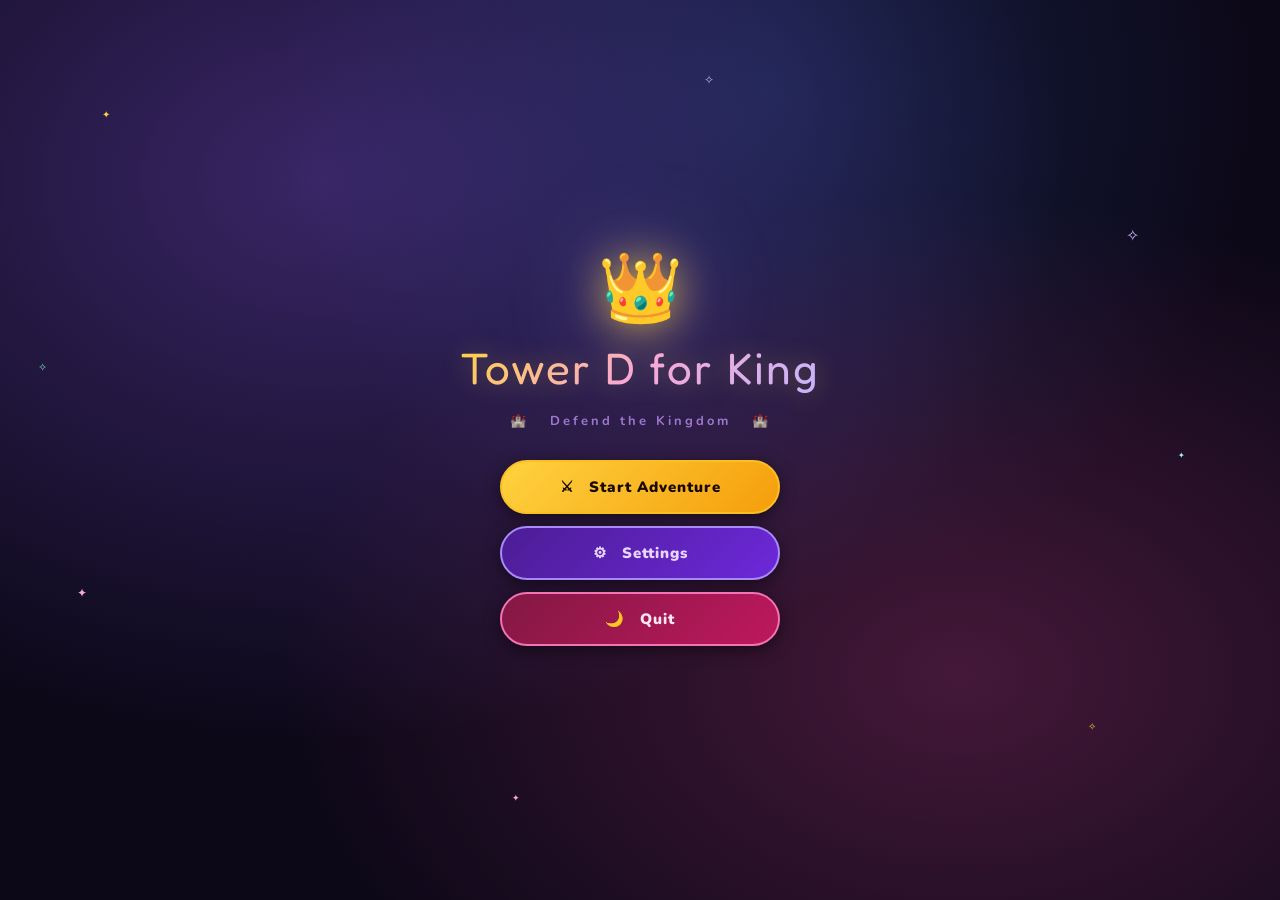
<file: index.html>
<!DOCTYPE html>
<html lang="en">
<head>
  <meta charset="UTF-8">
  <meta name="viewport" content="width=device-width, initial-scale=1.0">
  <title>Tower D for King ✨</title>
  <link rel="preconnect" href="https://fonts.googleapis.com">
  <link href="https://fonts.googleapis.com/css2?family=Nunito:wght@400;700;900&family=Fredoka+One&display=swap" rel="stylesheet">
  <link rel="stylesheet" href="style.css">
</head>
<body>

<h1>✨ Tower D for King ✨</h1>

<!-- ===== Main Menu ===== -->
<div id="main-menu">
  <div class="menu-stars">
    <div class="menu-star s1">✦</div>
    <div class="menu-star s2">✧</div>
    <div class="menu-star s3">✦</div>
    <div class="menu-star s4">✧</div>
    <div class="menu-star s5">✦</div>
    <div class="menu-star s6">✧</div>
    <div class="menu-star s7">✦</div>
    <div class="menu-star s8">✧</div>
  </div>
  <div class="menu-box">
    <div class="menu-crown">👑</div>
    <h2 class="menu-title">Tower D for King</h2>
    <p class="menu-subtitle">🏰 &nbsp; Defend the Kingdom &nbsp; 🏰</p>
    <div class="menu-buttons">
      <button class="menu-btn menu-btn-start"    id="menu-start-btn">⚔ &nbsp; Start Adventure</button>
      <button class="menu-btn menu-btn-settings" id="menu-settings-btn">⚙ &nbsp; Settings</button>
      <button class="menu-btn menu-btn-quit"     id="menu-quit-btn">🌙 &nbsp; Quit</button>
    </div>
  </div>
</div>

<!-- ===== Settings Modal ===== -->
<div id="settings-modal" class="hidden">
  <div class="settings-box">
    <div class="settings-title">⚙ &nbsp; Settings</div>

    <div class="settings-row">
      <span class="settings-label">Difficulty</span>
      <div class="seg-btns">
        <button class="seg-btn" data-diff="easy">Easy</button>
        <button class="seg-btn" data-diff="normal">Normal</button>
        <button class="seg-btn" data-diff="hard">Hard</button>
      </div>
    </div>

    <div class="settings-row">
      <span class="settings-label">Music Volume</span>
      <input type="range" id="vol-slider" min="0" max="1" step="0.05" value="0.55">
    </div>

    <div class="settings-row">
      <span class="settings-label">Build Phase Time</span>
      <div class="seg-btns">
        <button class="seg-btn" data-bt="10">10s</button>
        <button class="seg-btn" data-bt="15">15s</button>
        <button class="seg-btn" data-bt="30">30s</button>
      </div>
    </div>

    <button class="menu-btn" id="settings-back-btn">← &nbsp; Back</button>
  </div>
</div>

<div id="game-frame" style="display:none">

  <!-- ===== Canvas ===== -->
  <canvas id="game-canvas" width="840" height="520"></canvas>

  <!-- ===== Pause button (floats over canvas) ===== -->
  <button id="pause-btn" title="Pause (P)">⏸</button>

  <!-- ===== Pause modal ===== -->
  <div id="pause-modal">
    <div class="pause-box">
      <div class="pause-title">⏸ PAUSED</div>
      <div class="pause-sub">☕ Take a break, hero!</div>
      <div class="pause-actions">
        <button class="pause-btn-resume" id="resume-btn">▶ Resume</button>
        <button class="pause-btn-exit"   id="exit-btn">✕ Exit Game</button>
      </div>
    </div>
  </div>

  <!-- ===== HUD ===== -->
  <div id="hud">

    <!-- Top row -->
    <div class="hud-top">

      <!-- Wave counter -->
      <div class="hud-block">
        <span class="hud-label">🌊 Wave</span>
        <span class="hud-value" id="wave-display">— / 20</span>
      </div>

      <div class="divider"></div>

      <!-- Wave progress bar -->
      <div class="hud-block">
        <span class="hud-label">✨ Progress</span>
        <div class="wave-bar-track">
          <div id="wave-bar-fill"></div>
        </div>
        <span id="next-wave-label" style="font-size:9px;color:#a08050;font-family:Arial,sans-serif;margin-top:1px;"></span>
      </div>

      <div class="divider"></div>

      <!-- Castle HP -->
      <div class="hud-block">
        <span class="hud-label">🏰 Castle HP</span>
        <span class="hud-value" id="hp-display">1000 / 1000</span>
        <div class="bar-track" style="width:90px;">
          <div class="bar-fill" id="hp-bar-fill"></div>
        </div>
      </div>

      <div class="divider"></div>

      <!-- Coins -->
      <div class="hud-block">
        <span class="hud-label">💰 Gold</span>
        <span class="hud-value" id="coin-display">100g</span>
      </div>

      <div class="divider"></div>

      <!-- Kills -->
      <div class="hud-block">
        <span class="hud-label">⚔ Kills</span>
        <span class="hud-value" id="kill-display">0</span>
      </div>

      <!-- Speed controls + start button (right side) -->
      <div class="speed-controls">
        <span class="speed-label">Speed</span>
        <button class="speed-btn active" data-speed="1">1×</button>
        <button class="speed-btn" data-speed="2">2×</button>
        <button class="speed-btn" data-speed="3">3×</button>
      </div>

      <button id="mute-btn" title="Toggle music">🔊</button>

      <button id="start-btn">▶ Start Wave 1  (auto 15s)</button>

    </div><!-- /.hud-top -->

    <!-- Bottom row -->
    <div class="hud-bottom">

      <span class="tray-label">✦ Heroes</span>

      <div class="soldier-tray">

        <!-- Archer -->
        <div class="soldier-card selected" data-type="archer">
          <span class="soldier-lv-badge">Lv1</span>
          <span class="soldier-icon">🏹</span>
          <span class="soldier-name">Archer</span>
          <div class="mini-bars">
            <div class="mini-bar-row">
              <span class="mini-bar-label">DMG</span>
              <div class="mini-bar-bg"><div class="mini-bar-fill dmg" style="width:28%"></div></div>
            </div>
            <div class="mini-bar-row">
              <span class="mini-bar-label">RNG</span>
              <div class="mini-bar-bg"><div class="mini-bar-fill rng" style="width:50%"></div></div>
            </div>
            <div class="mini-bar-row">
              <span class="mini-bar-label">SPD</span>
              <div class="mini-bar-bg"><div class="mini-bar-fill spd" style="width:70%"></div></div>
            </div>
          </div>
          <span class="soldier-cost">50g</span>
        </div>

        <!-- Crossbow -->
        <div class="soldier-card" data-type="crossbow">
          <span class="soldier-lv-badge">Lv1</span>
          <span class="soldier-icon">🎯</span>
          <span class="soldier-name">Crossbow</span>
          <div class="mini-bars">
            <div class="mini-bar-row">
              <span class="mini-bar-label">DMG</span>
              <div class="mini-bar-bg"><div class="mini-bar-fill dmg" style="width:55%"></div></div>
            </div>
            <div class="mini-bar-row">
              <span class="mini-bar-label">RNG</span>
              <div class="mini-bar-bg"><div class="mini-bar-fill rng" style="width:72%"></div></div>
            </div>
            <div class="mini-bar-row">
              <span class="mini-bar-label">SPD</span>
              <div class="mini-bar-bg"><div class="mini-bar-fill spd" style="width:38%"></div></div>
            </div>
          </div>
          <span class="soldier-cost">80g</span>
        </div>

        <!-- Mage -->
        <div class="soldier-card" data-type="mage">
          <span class="soldier-lv-badge">Lv1</span>
          <span class="soldier-icon">⚡</span>
          <span class="soldier-name">Mage</span>
          <div class="mini-bars">
            <div class="mini-bar-row">
              <span class="mini-bar-label">DMG</span>
              <div class="mini-bar-bg"><div class="mini-bar-fill dmg" style="width:65%"></div></div>
            </div>
            <div class="mini-bar-row">
              <span class="mini-bar-label">RNG</span>
              <div class="mini-bar-bg"><div class="mini-bar-fill rng" style="width:40%"></div></div>
            </div>
            <div class="mini-bar-row">
              <span class="mini-bar-label">SPD</span>
              <div class="mini-bar-bg"><div class="mini-bar-fill spd" style="width:44%"></div></div>
            </div>
          </div>
          <span class="soldier-cost">120g</span>
        </div>

        <!-- Knight -->
        <div class="soldier-card" data-type="knight">
          <span class="soldier-lv-badge">Lv1</span>
          <span class="soldier-icon">⚔</span>
          <span class="soldier-name">Knight</span>
          <div class="mini-bars">
            <div class="mini-bar-row">
              <span class="mini-bar-label">DMG</span>
              <div class="mini-bar-bg"><div class="mini-bar-fill dmg" style="width:48%"></div></div>
            </div>
            <div class="mini-bar-row">
              <span class="mini-bar-label">RNG</span>
              <div class="mini-bar-bg"><div class="mini-bar-fill rng" style="width:15%"></div></div>
            </div>
            <div class="mini-bar-row">
              <span class="mini-bar-label">SPD</span>
              <div class="mini-bar-bg"><div class="mini-bar-fill spd" style="width:60%"></div></div>
            </div>
          </div>
          <span class="soldier-cost">100g</span>
        </div>

        <!-- Catapult -->
        <div class="soldier-card" data-type="catapult">
          <span class="soldier-lv-badge">Lv1</span>
          <span class="soldier-icon">💣</span>
          <span class="soldier-name">Catapult</span>
          <div class="mini-bars">
            <div class="mini-bar-row">
              <span class="mini-bar-label">DMG</span>
              <div class="mini-bar-bg"><div class="mini-bar-fill dmg" style="width:90%"></div></div>
            </div>
            <div class="mini-bar-row">
              <span class="mini-bar-label">RNG</span>
              <div class="mini-bar-bg"><div class="mini-bar-fill rng" style="width:85%"></div></div>
            </div>
            <div class="mini-bar-row">
              <span class="mini-bar-label">SPD</span>
              <div class="mini-bar-bg"><div class="mini-bar-fill spd" style="width:18%"></div></div>
            </div>
          </div>
          <span class="soldier-cost">200g</span>
        </div>

        <!-- Glacier -->
        <div class="soldier-card" data-type="glacier">
          <span class="soldier-lv-badge">Lv1</span>
          <span class="soldier-icon">❄️</span>
          <span class="soldier-name">Glacier</span>
          <div class="mini-bars">
            <div class="mini-bar-row">
              <span class="mini-bar-label">DMG</span>
              <div class="mini-bar-bg"><div class="mini-bar-fill dmg" style="width:10%"></div></div>
            </div>
            <div class="mini-bar-row">
              <span class="mini-bar-label">RNG</span>
              <div class="mini-bar-bg"><div class="mini-bar-fill rng" style="width:52%"></div></div>
            </div>
            <div class="mini-bar-row">
              <span class="mini-bar-label">SLO</span>
              <div class="mini-bar-bg"><div class="mini-bar-fill spd" style="width:85%;background:#66ccff"></div></div>
            </div>
          </div>
          <span class="soldier-cost">90g</span>
        </div>

      </div><!-- /.soldier-tray -->

      <!-- Upgrade panel (hidden by default) -->
      <div id="upgrade-panel">
        <button id="close-panel-btn" title="Close">✕</button>
        <div id="up-name">Select a soldier</div>
        <button id="upgrade-btn">⬆ Upgrade</button>
        <button id="sell-btn">💰 Sell</button>
      </div>

    </div><!-- /.hud-bottom -->

  </div><!-- /#hud -->

</div><!-- /#game-frame -->

<!-- Overlay (game over / victory) -->
<div id="overlay"></div>

<!-- Scripts — load order matters: constants → entities → game → audio → ui -->
<script src="src/constants.js"></script>
<script src="src/entities.js"></script>
<script src="src/game.js"></script>
<script src="src/audio.js"></script>
<script src="src/ui.js"></script>

</body>
</html>
</file>
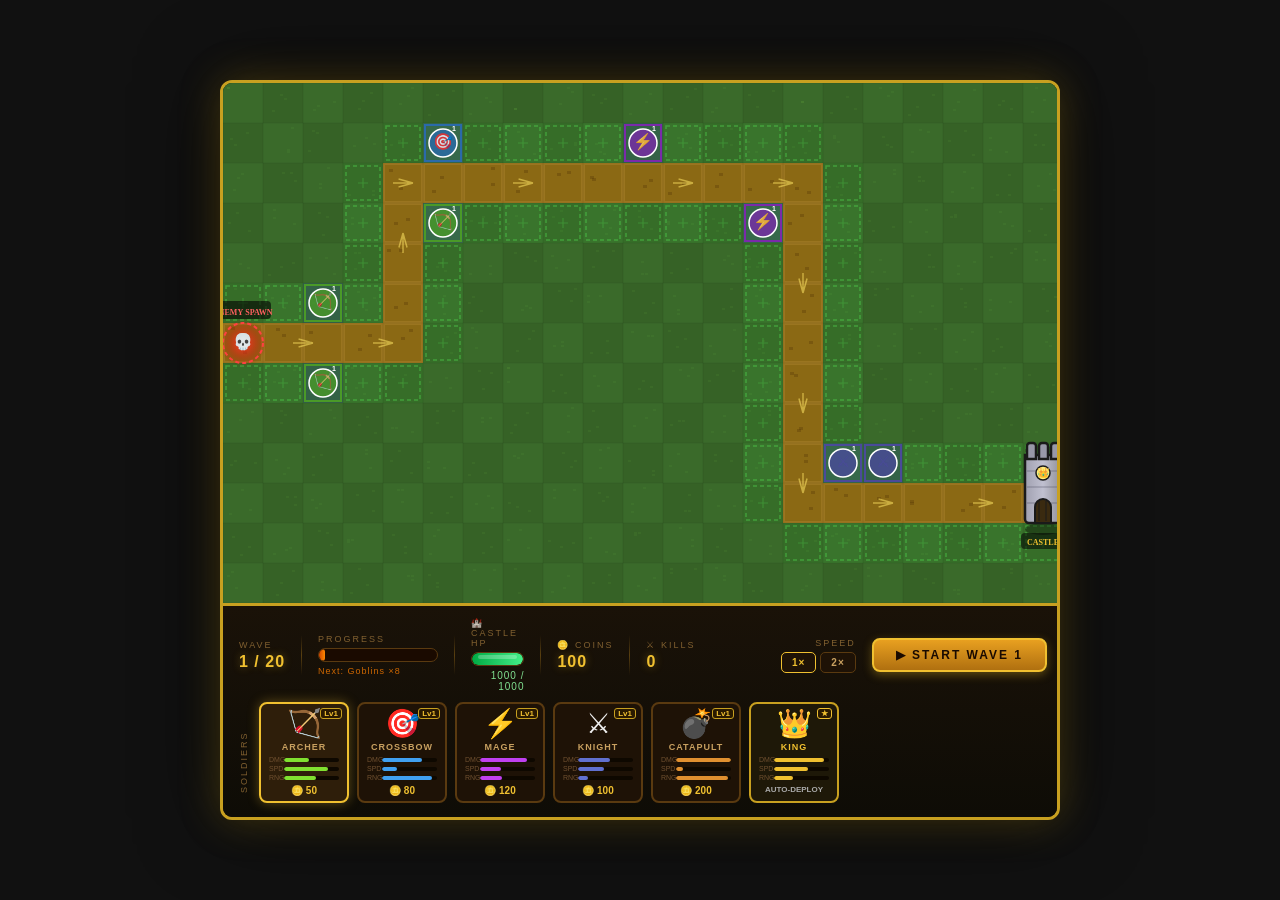
<file: pics/map_level1.html>
<!DOCTYPE html>
<html lang="en">
<head>
<meta charset="UTF-8">
<title>Level 1 — Map Design</title>
<style>
  * { box-sizing: border-box; margin: 0; padding: 0; }
  body {
    background: #111;
    display: flex;
    flex-direction: column;
    align-items: center;
    justify-content: center;
    min-height: 100vh;
    font-family: 'Arial Black', Arial, sans-serif;
    color: #eee;
    padding: 16px;
  }

  /* ── Outer game frame ── */
  #game-frame {
    border: 3px solid #c8a020;
    border-radius: 12px;
    overflow: hidden;
    box-shadow: 0 0 40px rgba(200,160,30,0.3), 0 0 80px rgba(0,0,0,0.8);
    width: 840px;
  }

  /* ── Map area ── */
  #map-area {
    position: relative;
    width: 840px;
    height: 520px;
    background: #2e5220;
  }
  #map { display: block; }

  /* ── HUD panel ── */
  #hud {
    background: linear-gradient(180deg, #1a1208 0%, #0e0c06 100%);
    border-top: 3px solid #c8a020;
    width: 840px;
    padding: 12px 16px 14px;
    display: flex;
    flex-direction: column;
    gap: 10px;
  }

  /* Top row: wave / castle HP / coins */
  .hud-top {
    display: flex;
    align-items: center;
    gap: 16px;
  }

  .hud-block {
    display: flex;
    flex-direction: column;
    gap: 3px;
  }
  .hud-label {
    font-size: 9px;
    letter-spacing: 2px;
    text-transform: uppercase;
    color: #806030;
  }
  .hud-value {
    font-size: 16px;
    font-weight: 900;
    color: #f0c030;
    text-shadow: 0 0 8px rgba(240,192,48,0.4);
    letter-spacing: 1px;
  }

  .divider {
    width: 1px;
    height: 40px;
    background: linear-gradient(180deg, transparent, #5a4010, transparent);
  }

  /* Castle HP bar */
  .hp-wrap {
    flex: 1;
    display: flex;
    flex-direction: column;
    gap: 4px;
  }
  .hp-bar-bg {
    height: 14px;
    background: #1a0a00;
    border-radius: 7px;
    border: 1.5px solid #5a3a10;
    overflow: hidden;
  }
  .hp-bar-fill {
    height: 100%;
    width: 100%;
    border-radius: 7px;
    background: linear-gradient(90deg, #00aa44, #44ee88);
    position: relative;
  }
  .hp-bar-fill::after {
    content: '';
    position: absolute;
    top: 2px; left: 6px; right: 6px;
    height: 4px;
    background: rgba(255,255,255,0.25);
    border-radius: 2px;
  }
  .hp-text {
    font-size: 10px;
    color: #80e090;
    letter-spacing: 1px;
    text-align: right;
  }

  /* Wave progress bar */
  .wave-wrap {
    display: flex;
    flex-direction: column;
    gap: 4px;
    min-width: 120px;
  }
  .wave-bar-bg {
    height: 14px;
    background: #1a0a00;
    border-radius: 7px;
    border: 1.5px solid #5a3a10;
    overflow: hidden;
  }
  .wave-bar-fill {
    height: 100%;
    width: 5%;  /* wave 1 of 20 */
    border-radius: 7px;
    background: linear-gradient(90deg, #cc4400, #ff8800);
  }

  /* Start wave button */
  #start-btn {
    padding: 8px 22px;
    background: linear-gradient(180deg, #e8a020 0%, #b07010 100%);
    border: 2px solid #f0c030;
    border-radius: 8px;
    color: #1a0a00;
    font-family: 'Arial Black', sans-serif;
    font-size: 12px;
    font-weight: 900;
    letter-spacing: 2px;
    cursor: pointer;
    text-transform: uppercase;
    box-shadow: 0 3px 10px rgba(200,160,30,0.4);
    white-space: nowrap;
    transition: transform 0.1s;
  }
  #start-btn:hover { transform: scale(1.05); }
  #start-btn:active { transform: scale(0.97); }

  /* ── Soldier tray (bottom row) ── */
  .hud-bottom {
    display: flex;
    align-items: center;
    gap: 10px;
  }

  .tray-label {
    font-size: 9px;
    letter-spacing: 2px;
    color: #806030;
    text-transform: uppercase;
    writing-mode: vertical-rl;
    transform: rotate(180deg);
    height: 80px;
    display: flex;
    align-items: center;
  }

  .soldier-tray {
    display: flex;
    gap: 8px;
    flex: 1;
  }

  .soldier-card {
    display: flex;
    flex-direction: column;
    align-items: center;
    background: #1e1206;
    border: 2px solid #5a3a10;
    border-radius: 8px;
    padding: 6px 8px 5px;
    cursor: pointer;
    transition: border-color 0.15s, background 0.15s, transform 0.1s;
    width: 90px;
    gap: 4px;
    position: relative;
  }
  .soldier-card:hover {
    border-color: #c8a020;
    background: #2a1a08;
    transform: translateY(-2px);
  }
  .soldier-card.selected {
    border-color: #f0c030;
    background: #2e1e0a;
    box-shadow: 0 0 12px rgba(240,192,48,0.35);
  }
  .soldier-card.locked {
    opacity: 0.45;
    cursor: not-allowed;
  }

  .soldier-icon {
    font-size: 28px;
    line-height: 1;
  }
  .soldier-name {
    font-size: 9px;
    letter-spacing: 1px;
    color: #c8a060;
    text-transform: uppercase;
    font-weight: 900;
  }
  .soldier-cost {
    font-size: 10px;
    color: #f0c030;
    font-weight: 900;
  }
  .soldier-level {
    position: absolute;
    top: 4px; right: 5px;
    font-size: 8px;
    color: #f0c030;
    background: #2a1a00;
    border: 1px solid #c8a020;
    border-radius: 3px;
    padding: 0 3px;
    font-weight: 900;
  }
  .soldier-lock {
    font-size: 11px;
    color: #666;
  }

  /* Stat mini bars on cards */
  .mini-bars { width: 100%; display: flex; flex-direction: column; gap: 2px; }
  .mini-bar-row { display: flex; align-items: center; gap: 3px; }
  .mini-bar-label { font-size: 7px; color: #705030; width: 12px; }
  .mini-bar-bg { flex: 1; height: 4px; background: #0e0800; border-radius: 2px; overflow: hidden; }
  .mini-bar-fill { height: 100%; border-radius: 2px; }

  /* Speed indicator text */
  .hud-speed {
    font-size: 9px;
    color: #806030;
    letter-spacing: 1px;
    text-align: right;
    margin-left: auto;
    display: flex;
    flex-direction: column;
    gap: 4px;
    align-items: flex-end;
  }
  .speed-btn {
    padding: 4px 10px;
    background: #1e1206;
    border: 1.5px solid #5a3a10;
    border-radius: 5px;
    color: #c8a060;
    font-size: 10px;
    font-weight: 900;
    cursor: pointer;
    letter-spacing: 1px;
  }
  .speed-btn.active { border-color: #f0c030; color: #f0c030; }

</style>
</head>
<body>

<div id="game-frame">

  <!-- ── MAP ── -->
  <div id="map-area">
    <canvas id="map" width="840" height="520"></canvas>
  </div>

  <!-- ── HUD PANEL ── -->
  <div id="hud">

    <!-- Top row: status info + start button -->
    <div class="hud-top">

      <!-- Wave -->
      <div class="hud-block">
        <div class="hud-label">Wave</div>
        <div class="hud-value">1 / 20</div>
      </div>

      <div class="divider"></div>

      <!-- Wave progress -->
      <div class="wave-wrap">
        <div class="hud-label">Progress</div>
        <div class="wave-bar-bg"><div class="wave-bar-fill"></div></div>
        <div style="font-size:9px;color:#cc6600;letter-spacing:1px;">Next: Goblins ×8</div>
      </div>

      <div class="divider"></div>

      <!-- Castle HP -->
      <div class="hp-wrap">
        <div class="hud-label">🏰 Castle HP</div>
        <div class="hp-bar-bg"><div class="hp-bar-fill"></div></div>
        <div class="hp-text">1000 / 1000</div>
      </div>

      <div class="divider"></div>

      <!-- Coins -->
      <div class="hud-block">
        <div class="hud-label">🪙 Coins</div>
        <div class="hud-value">100</div>
      </div>

      <div class="divider"></div>

      <!-- Kills -->
      <div class="hud-block">
        <div class="hud-label">⚔ Kills</div>
        <div class="hud-value">0</div>
      </div>

      <div style="flex:1"></div>

      <!-- Speed controls -->
      <div class="hud-speed">
        <div class="hud-label">Speed</div>
        <div style="display:flex;gap:4px;">
          <div class="speed-btn active">1×</div>
          <div class="speed-btn">2×</div>
        </div>
      </div>

      <!-- Start wave button -->
      <button id="start-btn">▶ Start Wave 1</button>

    </div>

    <!-- Bottom row: soldier tray -->
    <div class="hud-bottom">
      <div class="tray-label">Soldiers</div>

      <div class="soldier-tray">

        <!-- Archer -->
        <div class="soldier-card selected">
          <div class="soldier-level">Lv1</div>
          <div class="soldier-icon">🏹</div>
          <div class="soldier-name">Archer</div>
          <div class="mini-bars">
            <div class="mini-bar-row">
              <div class="mini-bar-label">DMG</div>
              <div class="mini-bar-bg"><div class="mini-bar-fill" style="width:45%;background:#80e030"></div></div>
            </div>
            <div class="mini-bar-row">
              <div class="mini-bar-label">SPD</div>
              <div class="mini-bar-bg"><div class="mini-bar-fill" style="width:80%;background:#80e030"></div></div>
            </div>
            <div class="mini-bar-row">
              <div class="mini-bar-label">RNG</div>
              <div class="mini-bar-bg"><div class="mini-bar-fill" style="width:58%;background:#80e030"></div></div>
            </div>
          </div>
          <div class="soldier-cost">🪙 50</div>
        </div>

        <!-- Crossbowman -->
        <div class="soldier-card">
          <div class="soldier-level">Lv1</div>
          <div class="soldier-icon">🎯</div>
          <div class="soldier-name">Crossbow</div>
          <div class="mini-bars">
            <div class="mini-bar-row">
              <div class="mini-bar-label">DMG</div>
              <div class="mini-bar-bg"><div class="mini-bar-fill" style="width:72%;background:#40a0f0"></div></div>
            </div>
            <div class="mini-bar-row">
              <div class="mini-bar-label">SPD</div>
              <div class="mini-bar-bg"><div class="mini-bar-fill" style="width:28%;background:#40a0f0"></div></div>
            </div>
            <div class="mini-bar-row">
              <div class="mini-bar-label">RNG</div>
              <div class="mini-bar-bg"><div class="mini-bar-fill" style="width:90%;background:#40a0f0"></div></div>
            </div>
          </div>
          <div class="soldier-cost">🪙 80</div>
        </div>

        <!-- Mage -->
        <div class="soldier-card">
          <div class="soldier-level">Lv1</div>
          <div class="soldier-icon">⚡</div>
          <div class="soldier-name">Mage</div>
          <div class="mini-bars">
            <div class="mini-bar-row">
              <div class="mini-bar-label">DMG</div>
              <div class="mini-bar-bg"><div class="mini-bar-fill" style="width:85%;background:#c040f0"></div></div>
            </div>
            <div class="mini-bar-row">
              <div class="mini-bar-label">SPD</div>
              <div class="mini-bar-bg"><div class="mini-bar-fill" style="width:38%;background:#c040f0"></div></div>
            </div>
            <div class="mini-bar-row">
              <div class="mini-bar-label">RNG</div>
              <div class="mini-bar-bg"><div class="mini-bar-fill" style="width:40%;background:#c040f0"></div></div>
            </div>
          </div>
          <div class="soldier-cost">🪙 120</div>
        </div>

        <!-- Knight -->
        <div class="soldier-card">
          <div class="soldier-level">Lv1</div>
          <div class="soldier-icon">⚔</div>
          <div class="soldier-name">Knight</div>
          <div class="mini-bars">
            <div class="mini-bar-row">
              <div class="mini-bar-label">DMG</div>
              <div class="mini-bar-bg"><div class="mini-bar-fill" style="width:58%;background:#6070d0"></div></div>
            </div>
            <div class="mini-bar-row">
              <div class="mini-bar-label">SPD</div>
              <div class="mini-bar-bg"><div class="mini-bar-fill" style="width:48%;background:#6070d0"></div></div>
            </div>
            <div class="mini-bar-row">
              <div class="mini-bar-label">RNG</div>
              <div class="mini-bar-bg"><div class="mini-bar-fill" style="width:18%;background:#6070d0"></div></div>
            </div>
          </div>
          <div class="soldier-cost">🪙 100</div>
        </div>

        <!-- Catapult -->
        <div class="soldier-card">
          <div class="soldier-level">Lv1</div>
          <div class="soldier-icon">💣</div>
          <div class="soldier-name">Catapult</div>
          <div class="mini-bars">
            <div class="mini-bar-row">
              <div class="mini-bar-label">DMG</div>
              <div class="mini-bar-bg"><div class="mini-bar-fill" style="width:100%;background:#e09030"></div></div>
            </div>
            <div class="mini-bar-row">
              <div class="mini-bar-label">SPD</div>
              <div class="mini-bar-bg"><div class="mini-bar-fill" style="width:12%;background:#e09030"></div></div>
            </div>
            <div class="mini-bar-row">
              <div class="mini-bar-label">RNG</div>
              <div class="mini-bar-bg"><div class="mini-bar-fill" style="width:95%;background:#e09030"></div></div>
            </div>
          </div>
          <div class="soldier-cost">🪙 200</div>
        </div>

        <!-- King (unique hero) -->
        <div class="soldier-card" style="border-color:#c8a020;background:#1e1808;width:90px;">
          <div class="soldier-level" style="background:#2a1a00;border-color:#f0c030;color:#f0c030;">★</div>
          <div class="soldier-icon">👑</div>
          <div class="soldier-name" style="color:#f0c030;">King</div>
          <div class="mini-bars">
            <div class="mini-bar-row">
              <div class="mini-bar-label">DMG</div>
              <div class="mini-bar-bg"><div class="mini-bar-fill" style="width:90%;background:#f0c030"></div></div>
            </div>
            <div class="mini-bar-row">
              <div class="mini-bar-label">SPD</div>
              <div class="mini-bar-bg"><div class="mini-bar-fill" style="width:62%;background:#f0c030"></div></div>
            </div>
            <div class="mini-bar-row">
              <div class="mini-bar-label">RNG</div>
              <div class="mini-bar-bg"><div class="mini-bar-fill" style="width:35%;background:#f0c030"></div></div>
            </div>
          </div>
          <div class="soldier-cost" style="color:#aaa;font-size:8px;">AUTO-DEPLOY</div>
        </div>

      </div><!-- end soldier-tray -->
    </div><!-- end hud-bottom -->

  </div><!-- end hud -->
</div><!-- end game-frame -->

<!-- ══════════════════════════════════════════════════════════════ -->
<script>
const COLS = 21, ROWS = 13;
const CELL = 40;

const PATH = [
  [0,6],[1,6],[2,6],[3,6],[4,6],
  [4,5],[4,4],[4,3],[4,2],
  [5,2],[6,2],[7,2],[8,2],[9,2],[10,2],[11,2],[12,2],[13,2],[14,2],
  [14,3],[14,4],[14,5],[14,6],[14,7],[14,8],[14,9],[14,10],
  [15,10],[16,10],[17,10],[18,10],[19,10],[20,10],
];
const pathSet = new Set(PATH.map(([c,r]) => `${c},${r}`));

const PLACED = [
  { col:2,  row:5,  type:'archer',   label:'🏹', color:'#4a9a28' },
  { col:2,  row:7,  type:'archer',   label:'🏹', color:'#4a9a28' },
  { col:5,  row:3,  type:'archer',   label:'🏹', color:'#4a9a28' },
  { col:5,  row:1,  type:'crossbow', label:'🎯', color:'#2a6aaa' },
  { col:10, row:1,  type:'mage',     label:'⚡', color:'#7a2aaa' },
  { col:13, row:3,  type:'mage',     label:'⚡', color:'#7a2aaa' },
  { col:15, row:9,  type:'knight',   label:'⚔', color:'#4a4a9a' },
  { col:16, row:9,  type:'knight',   label:'⚔', color:'#4a4a9a' },
];
const placedSet = new Map(PLACED.map(p => [`${p.col},${p.row}`, p]));

function isPlaceable(c, r) {
  if (pathSet.has(`${c},${r}`)) return false;
  if (c >= COLS || r < 0 || r >= ROWS) return false;
  for (const [dc,dr] of [[-1,0],[1,0],[0,-1],[0,1]])
    if (pathSet.has(`${c+dc},${r+dr}`)) return true;
  return false;
}

const canvas = document.getElementById('map');
const ctx = canvas.getContext('2d');
const CX = c => c * CELL;
const CY = r => r * CELL;

// ── Grass ────────────────────────────────────────────────────────
function drawGrass(c, r) {
  ctx.fillStyle = (c + r) % 2 === 0 ? '#3a6a2a' : '#366226';
  ctx.fillRect(CX(c), CY(r), CELL, CELL);
  ctx.fillStyle = 'rgba(80,140,50,0.2)';
  [[c*13+r*7,c*7+r*17],[c*17+r*3,c*11+r*11],[c*5+r*19,c*23+r*5]]
    .forEach(([dx,dy]) => ctx.fillRect(CX(c)+(dx%28)+4, CY(r)+(dy%28)+4, 3, 2));
}

// ── Dirt path ────────────────────────────────────────────────────
function drawPath(c, r) {
  ctx.fillStyle = '#9a7520';
  ctx.fillRect(CX(c), CY(r), CELL, CELL);
  ctx.fillStyle = '#8B6914';
  ctx.fillRect(CX(c)+2, CY(r)+2, CELL-4, CELL-4);
  ctx.fillStyle = 'rgba(80,50,5,0.3)';
  [[c*11+r*5,c*7+r*13],[c*19+r*7,c*3+r*17]].forEach(([dx,dy]) =>
    ctx.fillRect(CX(c)+(dx%26)+4, CY(r)+(dy%26)+4, 4, 3));
}

// ── Placeable slot ───────────────────────────────────────────────
function drawSlot(c, r) {
  ctx.fillStyle = 'rgba(50,200,60,0.10)';
  ctx.fillRect(CX(c), CY(r), CELL, CELL);
  ctx.strokeStyle = 'rgba(80,220,80,0.45)';
  ctx.lineWidth = 1.5;
  ctx.setLineDash([4, 3]);
  ctx.strokeRect(CX(c)+3, CY(r)+3, CELL-6, CELL-6);
  ctx.setLineDash([]);
  ctx.strokeStyle = 'rgba(80,220,80,0.3)';
  ctx.lineWidth = 1.2;
  ctx.beginPath();
  ctx.moveTo(CX(c)+CELL/2-5, CY(r)+CELL/2);
  ctx.lineTo(CX(c)+CELL/2+5, CY(r)+CELL/2);
  ctx.moveTo(CX(c)+CELL/2, CY(r)+CELL/2-5);
  ctx.lineTo(CX(c)+CELL/2, CY(r)+CELL/2+5);
  ctx.stroke();
}

// ── Occupied cell ────────────────────────────────────────────────
function drawOccupied(c, r, s) {
  ctx.fillStyle = 'rgba(40,100,200,0.2)';
  ctx.fillRect(CX(c), CY(r), CELL, CELL);
  ctx.strokeStyle = s.color;
  ctx.lineWidth = 2;
  ctx.strokeRect(CX(c)+2, CY(r)+2, CELL-4, CELL-4);
  // Circle bg
  ctx.fillStyle = s.color + 'cc';
  ctx.beginPath();
  ctx.arc(CX(c)+CELL/2, CY(r)+CELL/2, 14, 0, Math.PI*2);
  ctx.fill();
  ctx.strokeStyle = '#fff';
  ctx.lineWidth = 1.5;
  ctx.stroke();
  ctx.font = '16px serif';
  ctx.textAlign = 'center';
  ctx.textBaseline = 'middle';
  ctx.fillText(s.label, CX(c)+CELL/2, CY(r)+CELL/2);
  // Level badge
  ctx.fillStyle = '#fff';
  ctx.font = 'bold 7px Arial';
  ctx.textAlign = 'left'; ctx.textBaseline = 'top';
  ctx.fillText('1', CX(c)+CELL-11, CY(r)+3);
}

// ── Draw all cells ───────────────────────────────────────────────
for (let r = 0; r < ROWS; r++) {
  for (let c = 0; c < COLS; c++) {
    const key = `${c},${r}`;
    if (pathSet.has(key))         drawPath(c, r);
    else                          drawGrass(c, r);
    if (isPlaceable(c,r) && !placedSet.has(key)) drawSlot(c, r);
    if (placedSet.has(key))       drawOccupied(c, r, placedSet.get(key));
  }
}

// ── Grid lines ───────────────────────────────────────────────────
ctx.strokeStyle = 'rgba(0,0,0,0.15)';
ctx.lineWidth = 0.5;
for (let c = 0; c <= COLS; c++) {
  ctx.beginPath(); ctx.moveTo(CX(c), 0); ctx.lineTo(CX(c), ROWS*CELL); ctx.stroke();
}
for (let r = 0; r <= ROWS; r++) {
  ctx.beginPath(); ctx.moveTo(0, CY(r)); ctx.lineTo(COLS*CELL, CY(r)); ctx.stroke();
}

// ── Direction arrows on path ─────────────────────────────────────
function drawArrow(fc, fr, tc, tr) {
  const x1=CX(fc)+CELL/2, y1=CY(fr)+CELL/2;
  const x2=CX(tc)+CELL/2, y2=CY(tr)+CELL/2;
  const a = Math.atan2(y2-y1, x2-x1);
  const mx=(x1+x2)/2, my=(y1+y2)/2, L=10;
  ctx.strokeStyle='rgba(255,230,100,0.55)';
  ctx.fillStyle='rgba(255,230,100,0.55)';
  ctx.lineWidth=1.5;
  ctx.beginPath();
  ctx.moveTo(mx-Math.cos(a)*L, my-Math.sin(a)*L);
  ctx.lineTo(mx+Math.cos(a)*L, my+Math.sin(a)*L);
  ctx.moveTo(mx+Math.cos(a)*L, my+Math.sin(a)*L);
  ctx.lineTo(mx+Math.cos(a+2.4)*6, my+Math.sin(a+2.4)*6);
  ctx.moveTo(mx+Math.cos(a)*L, my+Math.sin(a)*L);
  ctx.lineTo(mx+Math.cos(a-2.4)*6, my+Math.sin(a-2.4)*6);
  ctx.stroke();
}
[[1,6,2,6],[3,6,4,6],[4,4,4,3],[4,2,4,2],
 [6,2,8,2],[10,2,12,2],[13,2,14,2],
 [14,4,14,5],[14,7,14,8],[14,9,14,10],
 [15,10,17,10],[18,10,19,10]
].forEach(([fc,fr,tc,tr]) => drawArrow(fc,fr,tc,tr));

// ── Enemy Spawn portal ───────────────────────────────────────────
const sx = CX(0)+CELL/2, sy = CY(6)+CELL/2;
const sg = ctx.createRadialGradient(sx,sy,2,sx,sy,24);
sg.addColorStop(0,'rgba(255,60,40,0.95)');
sg.addColorStop(1,'rgba(180,0,0,0)');
ctx.fillStyle = sg;
ctx.beginPath(); ctx.arc(sx, sy, 24, 0, Math.PI*2); ctx.fill();
ctx.strokeStyle='#ff4040'; ctx.lineWidth=2; ctx.setLineDash([4,3]);
ctx.beginPath(); ctx.arc(sx, sy, 20, 0, Math.PI*2); ctx.stroke();
ctx.setLineDash([]);
ctx.font='16px serif'; ctx.textAlign='center'; ctx.textBaseline='middle';
ctx.fillText('💀', sx, sy);
// Label above
ctx.fillStyle='rgba(0,0,0,0.6)';
ctx.beginPath(); ctx.roundRect(sx-28, CY(6)-22, 56, 18, 4); ctx.fill();
ctx.fillStyle='#ff6060'; ctx.font='bold 8px Arial Black';
ctx.textAlign='center'; ctx.textBaseline='alphabetic';
ctx.fillText('ENEMY SPAWN', sx, CY(6)-8);

// ── Castle ───────────────────────────────────────────────────────
const castleC = 20, castleR = 9;
const cx0 = CX(castleC)+2, cy0 = CY(castleR);
const cw=36, ch=CELL*2;

// Shadow
ctx.fillStyle='rgba(0,0,0,0.35)';
ctx.beginPath(); ctx.ellipse(cx0+cw/2, cy0+ch+6, cw/2, 6, 0, 0, Math.PI*2); ctx.fill();

// Wall body
const wallGrad = ctx.createLinearGradient(cx0, cy0, cx0+cw, cy0);
wallGrad.addColorStop(0, '#a0a0b0');
wallGrad.addColorStop(0.5, '#c0c0d0');
wallGrad.addColorStop(1, '#909098');
ctx.fillStyle = wallGrad;
ctx.strokeStyle = '#1a1a1a'; ctx.lineWidth = 2.5;
ctx.beginPath(); ctx.roundRect(cx0, cy0+12, cw, ch-12, [0,0,4,4]); ctx.fill(); ctx.stroke();

// Battlements
for (let i=0; i<3; i++) {
  ctx.fillStyle = '#9898a8';
  ctx.beginPath(); ctx.roundRect(cx0+2+i*12, cy0, 9, 16, [3,3,0,0]); ctx.fill(); ctx.stroke();
}
// Wall horizontal lines
ctx.strokeStyle='rgba(80,80,100,0.5)'; ctx.lineWidth=1;
[cy0+28, cy0+44, cy0+60].forEach(y => {
  ctx.beginPath(); ctx.moveTo(cx0+2, y); ctx.lineTo(cx0+cw-2, y); ctx.stroke();
});
// Gate
ctx.fillStyle='#3a2a10'; ctx.strokeStyle='#1a1a1a'; ctx.lineWidth=2;
ctx.beginPath(); ctx.roundRect(cx0+10, cy0+ch-24, 16, 24, [8,8,0,0]); ctx.fill(); ctx.stroke();
// Gate bars
ctx.strokeStyle='#1a1a1a'; ctx.lineWidth=1;
for (let i=0; i<2; i++) {
  ctx.beginPath();
  ctx.moveTo(cx0+14+i*7, cy0+ch-22);
  ctx.lineTo(cx0+14+i*7, cy0+ch-2);
  ctx.stroke();
}
// Window
ctx.fillStyle='#ffee80';
ctx.beginPath(); ctx.arc(cx0+cw/2, cy0+30, 7, 0, Math.PI*2); ctx.fill();
ctx.strokeStyle='#1a1a1a'; ctx.lineWidth=1.5; ctx.stroke();
ctx.font='10px serif'; ctx.textAlign='center'; ctx.textBaseline='middle';
ctx.fillText('👑', cx0+cw/2, cy0+30);
// "CASTLE" tag
ctx.fillStyle='rgba(0,0,0,0.55)';
ctx.beginPath(); ctx.roundRect(cx0-4, cy0+ch+10, cw+8, 16, 4); ctx.fill();
ctx.fillStyle='#f0c030'; ctx.font='bold 8px Arial Black';
ctx.textAlign='center'; ctx.textBaseline='alphabetic';
ctx.fillText('CASTLE', cx0+cw/2, cy0+ch+22);

</script>

</body>
</html>
</file>
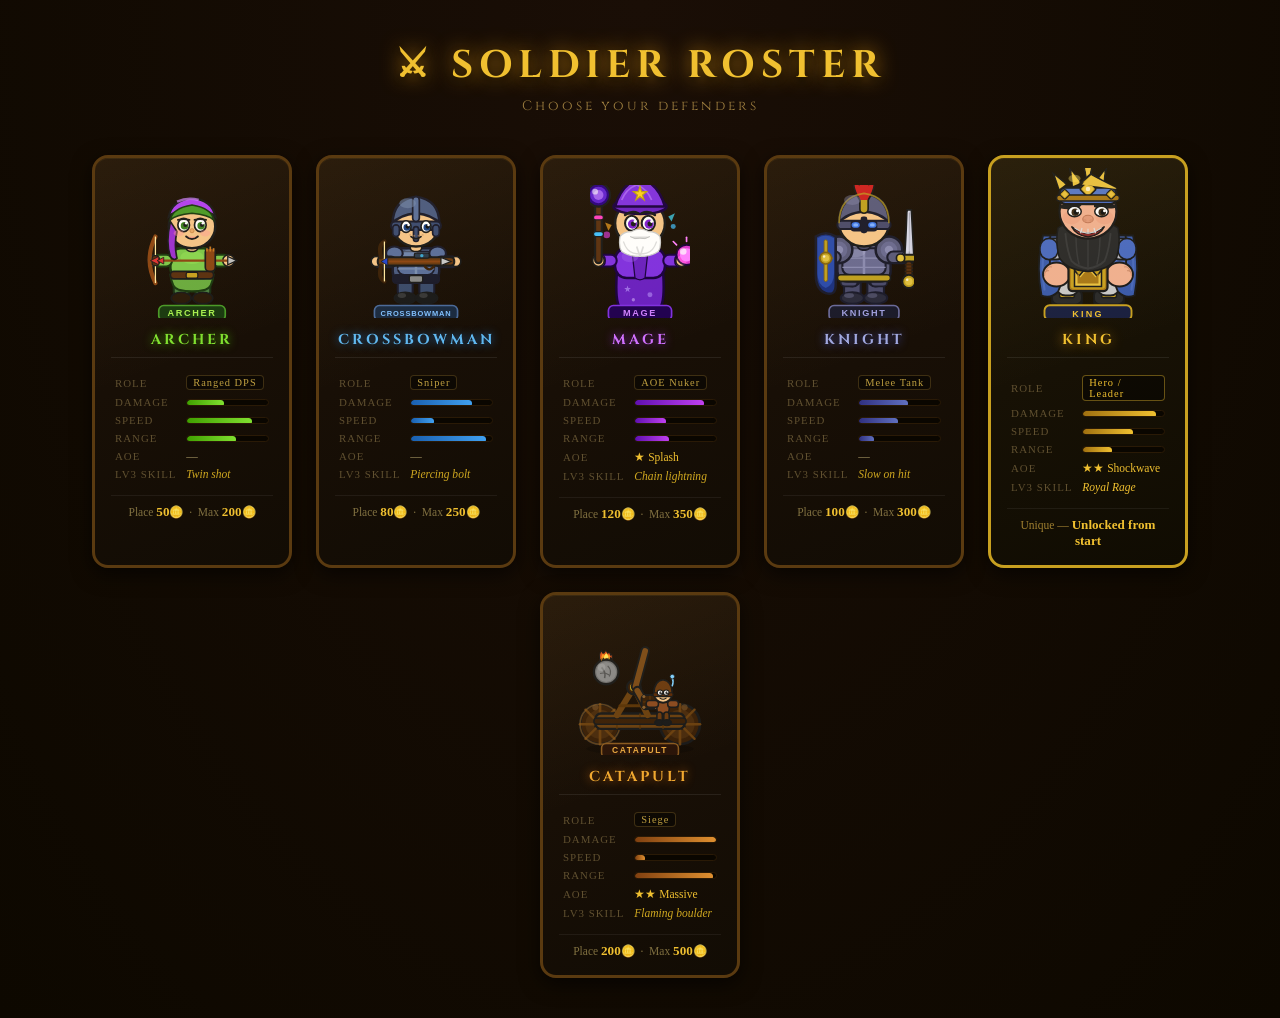
<file: pics/preview.html>
<!DOCTYPE html>
<html lang="en">
<head>
  <meta charset="UTF-8">
  <title>Tower Defense — Soldier Roster</title>
  <style>
    @import url('https://fonts.googleapis.com/css2?family=Cinzel:wght@700;900&display=swap');
    * { box-sizing: border-box; margin: 0; padding: 0; }

    body {
      background: radial-gradient(ellipse at top, #1a0e06 0%, #0d0800 100%);
      min-height: 100vh;
      font-family: 'Cinzel', Georgia, serif;
      padding: 40px 20px;
    }

    /* Title */
    h1 {
      text-align: center;
      font-size: 2.4rem;
      color: #f0c030;
      text-shadow: 0 0 20px #c08010, 0 3px 6px #000;
      letter-spacing: 6px;
      text-transform: uppercase;
      margin-bottom: 6px;
    }
    .subtitle {
      text-align: center;
      color: #a08040;
      font-size: 0.85rem;
      letter-spacing: 3px;
      margin-bottom: 40px;
    }

    /* Grid */
    .grid {
      display: flex;
      flex-wrap: wrap;
      justify-content: center;
      gap: 24px;
      max-width: 1100px;
      margin: 0 auto;
    }

    /* Card */
    .card {
      background: linear-gradient(160deg, #1e1208 0%, #120c04 100%);
      border: 3px solid #5a3a10;
      border-radius: 16px;
      padding: 20px 16px 16px;
      width: 200px;
      cursor: pointer;
      position: relative;
      transition: transform 0.15s, border-color 0.15s, box-shadow 0.15s;
      box-shadow: 0 6px 20px rgba(0,0,0,0.6), inset 0 1px 0 rgba(255,200,80,0.08);
    }
    .card::before {
      content: '';
      position: absolute;
      inset: 0;
      border-radius: 14px;
      background: linear-gradient(160deg, rgba(255,200,80,0.06) 0%, transparent 50%);
      pointer-events: none;
    }
    .card:hover {
      transform: translateY(-8px) scale(1.02);
      border-color: #c8a020;
      box-shadow: 0 14px 36px rgba(0,0,0,0.7), 0 0 20px rgba(200,160,30,0.3);
    }

    /* Illustration container */
    .img-wrap {
      display: flex;
      justify-content: center;
      align-items: flex-end;
      height: 140px;
      margin-bottom: 12px;
    }

    /* Name */
    .card h2 {
      text-align: center;
      font-size: 0.9rem;
      letter-spacing: 3px;
      text-transform: uppercase;
      margin-bottom: 14px;
      padding-bottom: 8px;
      border-bottom: 1px solid rgba(255,255,255,0.08);
    }
    .archer h2    { color: #80e030; text-shadow: 0 0 10px #40a000; }
    .crossbow h2  { color: #60b8f0; text-shadow: 0 0 10px #2070c0; }
    .mage h2      { color: #d070ff; text-shadow: 0 0 10px #8020c0; }
    .knight h2    { color: #a0a8e0; text-shadow: 0 0 10px #4050c0; }
    .catapult h2  { color: #f0a830; text-shadow: 0 0 10px #c06010; }

    /* Stats table */
    table { width: 100%; border-collapse: collapse; font-size: 0.72rem; font-family: Georgia, serif; }
    td { padding: 3px 4px; color: #a09060; }
    td:first-child { color: #605030; width: 44%; font-size: 0.68rem; text-transform: uppercase; letter-spacing: 1px; }

    /* Stat bar */
    .bar-wrap { background: #0a0600; border-radius: 4px; height: 7px; overflow: hidden; border: 1px solid #2a1a06; }
    .bar { height: 7px; border-radius: 4px; transition: width 0.3s; }
    .archer  .bar { background: linear-gradient(90deg, #40a000, #80e030); }
    .crossbow .bar { background: linear-gradient(90deg, #1a60b0, #40a0f0); }
    .mage    .bar { background: linear-gradient(90deg, #6010b0, #c040f0); }
    .knight  .bar { background: linear-gradient(90deg, #303080, #6070c0); }
    .catapult .bar { background: linear-gradient(90deg, #804010, #e09030); }

    td.aoe-cell { color: #f0c030; font-size: 0.72rem; }

    /* Ability row */
    .ability { color: #d0a820 !important; font-style: italic; }

    /* Cost */
    .cost {
      text-align: center;
      margin-top: 12px;
      padding-top: 8px;
      border-top: 1px solid rgba(255,255,255,0.06);
      font-size: 0.72rem;
      color: #807040;
      font-family: Georgia, serif;
    }
    .cost span { color: #f0c030; font-weight: bold; font-size: 0.82rem; }

    /* Role badge */
    .role {
      display: inline-block;
      background: rgba(0,0,0,0.4);
      border: 1px solid rgba(255,200,80,0.2);
      border-radius: 4px;
      padding: 1px 6px;
      font-size: 0.65rem;
      color: #c0a040;
      letter-spacing: 1px;
    }
  </style>
</head>
<body>

  <h1>⚔ Soldier Roster</h1>
  <p class="subtitle">Choose your defenders</p>

  <div class="grid">

    <!-- ARCHER -->
    <div class="card archer">
      <div class="img-wrap">
        <img src="archer.svg" width="100" height="133" alt="Archer"/>
      </div>
      <h2>Archer</h2>
      <table>
        <tr><td>Role</td><td><span class="role">Ranged DPS</span></td></tr>
        <tr><td>Damage</td><td><div class="bar-wrap"><div class="bar" style="width:45%"></div></div></td></tr>
        <tr><td>Speed</td><td><div class="bar-wrap"><div class="bar" style="width:80%"></div></div></td></tr>
        <tr><td>Range</td><td><div class="bar-wrap"><div class="bar" style="width:60%"></div></div></td></tr>
        <tr><td>AOE</td><td>—</td></tr>
        <tr><td>Lv3 Skill</td><td class="ability">Twin shot</td></tr>
      </table>
      <div class="cost">Place <span>50</span>🪙 &nbsp;·&nbsp; Max <span>200</span>🪙</div>
    </div>

    <!-- CROSSBOWMAN -->
    <div class="card crossbow">
      <div class="img-wrap">
        <img src="crossbowman.svg" width="100" height="133" alt="Crossbowman"/>
      </div>
      <h2>Crossbowman</h2>
      <table>
        <tr><td>Role</td><td><span class="role">Sniper</span></td></tr>
        <tr><td>Damage</td><td><div class="bar-wrap"><div class="bar" style="width:75%"></div></div></td></tr>
        <tr><td>Speed</td><td><div class="bar-wrap"><div class="bar" style="width:28%"></div></div></td></tr>
        <tr><td>Range</td><td><div class="bar-wrap"><div class="bar" style="width:92%"></div></div></td></tr>
        <tr><td>AOE</td><td>—</td></tr>
        <tr><td>Lv3 Skill</td><td class="ability">Piercing bolt</td></tr>
      </table>
      <div class="cost">Place <span>80</span>🪙 &nbsp;·&nbsp; Max <span>250</span>🪙</div>
    </div>

    <!-- MAGE -->
    <div class="card mage">
      <div class="img-wrap">
        <img src="mage.svg" width="100" height="133" alt="Mage"/>
      </div>
      <h2>Mage</h2>
      <table>
        <tr><td>Role</td><td><span class="role">AOE Nuker</span></td></tr>
        <tr><td>Damage</td><td><div class="bar-wrap"><div class="bar" style="width:85%"></div></div></td></tr>
        <tr><td>Speed</td><td><div class="bar-wrap"><div class="bar" style="width:38%"></div></div></td></tr>
        <tr><td>Range</td><td><div class="bar-wrap"><div class="bar" style="width:42%"></div></div></td></tr>
        <tr><td>AOE</td><td class="aoe-cell">★ Splash</td></tr>
        <tr><td>Lv3 Skill</td><td class="ability">Chain lightning</td></tr>
      </table>
      <div class="cost">Place <span>120</span>🪙 &nbsp;·&nbsp; Max <span>350</span>🪙</div>
    </div>

    <!-- KNIGHT -->
    <div class="card knight">
      <div class="img-wrap">
        <img src="knight.svg" width="100" height="133" alt="Knight"/>
      </div>
      <h2>Knight</h2>
      <table>
        <tr><td>Role</td><td><span class="role">Melee Tank</span></td></tr>
        <tr><td>Damage</td><td><div class="bar-wrap"><div class="bar" style="width:60%"></div></div></td></tr>
        <tr><td>Speed</td><td><div class="bar-wrap"><div class="bar" style="width:48%"></div></div></td></tr>
        <tr><td>Range</td><td><div class="bar-wrap"><div class="bar" style="width:18%"></div></div></td></tr>
        <tr><td>AOE</td><td>—</td></tr>
        <tr><td>Lv3 Skill</td><td class="ability">Slow on hit</td></tr>
      </table>
      <div class="cost">Place <span>100</span>🪙 &nbsp;·&nbsp; Max <span>300</span>🪙</div>
    </div>

    <!-- KING -->
    <div class="card king" style="border-color:#c8a020; background: linear-gradient(160deg, #1e1608 0%, #100c02 100%);">
      <div class="img-wrap">
        <img src="king.svg" width="120" height="150" alt="King"/>
      </div>
      <h2 style="color:#f0c030; text-shadow: 0 0 12px #c08010;">King</h2>
      <table>
        <tr><td>Role</td><td><span class="role" style="border-color:rgba(240,192,48,0.4);color:#f0c030;">Hero / Leader</span></td></tr>
        <tr><td>Damage</td><td><div class="bar-wrap"><div class="bar" style="width:90%;background:linear-gradient(90deg,#a07010,#f0c030)"></div></div></td></tr>
        <tr><td>Speed</td><td><div class="bar-wrap"><div class="bar" style="width:62%;background:linear-gradient(90deg,#a07010,#f0c030)"></div></div></td></tr>
        <tr><td>Range</td><td><div class="bar-wrap"><div class="bar" style="width:35%;background:linear-gradient(90deg,#a07010,#f0c030)"></div></div></td></tr>
        <tr><td>AOE</td><td style="color:#f0c030;">★★ Shockwave</td></tr>
        <tr><td>Lv3 Skill</td><td style="color:#f0c030;font-style:italic;">Royal Rage</td></tr>
      </table>
      <div class="cost" style="color:#a08030;">Unique — <span style="color:#f0c030;">Unlocked from start</span></div>
    </div>

    <!-- CATAPULT -->
    <div class="card catapult">
      <div class="img-wrap">
        <img src="catapult.svg" width="140" height="123" alt="Catapult"/>
      </div>
      <h2>Catapult</h2>
      <table>
        <tr><td>Role</td><td><span class="role">Siege</span></td></tr>
        <tr><td>Damage</td><td><div class="bar-wrap"><div class="bar" style="width:100%"></div></div></td></tr>
        <tr><td>Speed</td><td><div class="bar-wrap"><div class="bar" style="width:12%"></div></div></td></tr>
        <tr><td>Range</td><td><div class="bar-wrap"><div class="bar" style="width:96%"></div></div></td></tr>
        <tr><td>AOE</td><td class="aoe-cell">★★ Massive</td></tr>
        <tr><td>Lv3 Skill</td><td class="ability">Flaming boulder</td></tr>
      </table>
      <div class="cost">Place <span>200</span>🪙 &nbsp;·&nbsp; Max <span>500</span>🪙</div>
    </div>

  </div>
</body>
</html>
</file>
<file: style.css>
/* ============================================================
   style.css  —  Tower D for King  ✨ Cute Fantasy Theme
   ============================================================ */

*, *::before, *::after {
  box-sizing: border-box;
  margin: 0;
  padding: 0;
}

body {
  background: #0c0818;
  font-family: 'Nunito', 'Arial Black', Arial, sans-serif;
  display: flex;
  flex-direction: column;
  align-items: center;
  justify-content: flex-start;
  min-height: 100vh;
  padding: 20px 10px;
  color: #e2d9f3;
}

h1 {
  font-family: 'Fredoka One', 'Arial Black', Arial, sans-serif;
  font-size: 20px;
  letter-spacing: 3px;
  color: #ffd23f;
  text-shadow: 0 0 16px rgba(255,210,63,0.6), 0 0 32px rgba(167,139,250,0.3);
  margin-bottom: 12px;
  text-transform: uppercase;
}

/* ============================================================
   Game frame
   ============================================================ */
#game-frame {
  width: 840px;
  border: 3px solid #a78bfa;
  border-radius: 18px;
  overflow: hidden;
  position: relative;
  box-shadow:
    0 0 0 1px rgba(255,210,63,0.15),
    0 0 30px rgba(167,139,250,0.4),
    0 0 60px rgba(167,139,250,0.15),
    0 8px 40px rgba(0,0,0,0.8);
}

canvas#game-canvas {
  display: block;
  cursor: crosshair;
  width: 840px;
  height: 520px;
}

/* ============================================================
   HUD
   ============================================================ */
#hud {
  background: linear-gradient(180deg, #160d28 0%, #0e0820 100%);
  border-top: 3px solid #a78bfa;
  padding: 12px 16px 14px;
  display: flex;
  flex-direction: column;
  gap: 10px;
}

/* Top row */
.hud-top {
  display: flex;
  align-items: center;
  gap: 14px;
  flex-wrap: nowrap;
}

.hud-block {
  display: flex;
  flex-direction: column;
  gap: 2px;
  min-width: 0;
}

.hud-label {
  font-size: 9px;
  letter-spacing: 1.5px;
  text-transform: uppercase;
  color: #9d77cc;
  font-family: 'Nunito', Arial, sans-serif;
  font-weight: 700;
  white-space: nowrap;
}

.hud-value {
  font-size: 15px;
  font-weight: 900;
  color: #ffd23f;
  text-shadow: 0 0 8px rgba(255,210,63,0.4);
  white-space: nowrap;
}

.hud-value.danger {
  color: #fb7185;
  text-shadow: 0 0 8px rgba(251,113,133,0.6);
  animation: danger-pulse 0.8s ease-in-out infinite alternate;
}

@keyframes danger-pulse {
  from { opacity: 1; }
  to   { opacity: 0.7; }
}

.divider {
  width: 1px;
  height: 38px;
  background: linear-gradient(180deg, transparent, #4c1d95 30%, #4c1d95 70%, transparent);
  flex-shrink: 0;
}

/* HP bar */
.bar-track {
  width: 100px;
  height: 13px;
  background: #1a0d2e;
  border: 1px solid #4c1d95;
  border-radius: 99px;
  overflow: hidden;
  position: relative;
}

.bar-fill {
  height: 100%;
  border-radius: 99px;
  transition: width 0.3s ease, background 0.3s ease;
}

#hp-bar-fill {
  width: 100%;
  background: linear-gradient(90deg, #f472b6, #ec4899);
  box-shadow: 0 0 6px rgba(244,114,182,0.5);
}

/* Wave progress bar */
.wave-bar-track {
  width: 120px;
  height: 13px;
  background: #1a0d2e;
  border: 1px solid #4c1d95;
  border-radius: 99px;
  overflow: hidden;
}

#wave-bar-fill {
  height: 100%;
  width: 0%;
  background: linear-gradient(90deg, #7c3aed, #a78bfa);
  border-radius: 99px;
  transition: width 0.5s ease;
  box-shadow: 0 0 6px rgba(167,139,250,0.5);
}

/* Speed buttons */
.speed-controls {
  display: flex;
  gap: 5px;
  align-items: center;
  margin-left: auto;
  flex-shrink: 0;
}

.speed-label {
  font-size: 9px;
  color: #9d77cc;
  letter-spacing: 1px;
  text-transform: uppercase;
  font-family: 'Nunito', Arial, sans-serif;
}

.speed-btn {
  background: #1e1035;
  border: 1.5px solid #4c2a8a;
  border-radius: 8px;
  color: #9d77cc;
  font-size: 11px;
  font-weight: 700;
  padding: 4px 8px;
  cursor: pointer;
  transition: all 0.15s ease;
  font-family: 'Nunito', 'Arial Black', Arial, sans-serif;
}

.speed-btn:hover {
  background: #2a1448;
  border-color: #a78bfa;
  color: #c4b5fd;
}

.speed-btn.active {
  background: linear-gradient(180deg, #3b1f6e, #2a1450);
  border-color: #a78bfa;
  color: #ffd23f;
  box-shadow: 0 0 8px rgba(167,139,250,0.4);
}

/* Mute button */
#mute-btn {
  background: #1e1035;
  border: 1.5px solid #4c2a8a;
  border-radius: 10px;
  color: #c4b5fd;
  font-size: 16px;
  width: 34px;
  height: 32px;
  cursor: pointer;
  display: flex;
  align-items: center;
  justify-content: center;
  flex-shrink: 0;
  transition: all 0.15s ease;
}

#mute-btn:hover {
  background: #2a1448;
  border-color: #a78bfa;
  box-shadow: 0 0 8px rgba(167,139,250,0.4);
  transform: scale(1.08);
}

/* Start button */
#start-btn {
  background: linear-gradient(180deg, #ffd23f 0%, #f59e0b 100%);
  border: 2px solid #fbbf24;
  border-radius: 12px;
  color: #1c0a00;
  font-size: 12px;
  font-weight: 900;
  padding: 7px 14px;
  cursor: pointer;
  transition: all 0.15s ease;
  white-space: nowrap;
  box-shadow: 0 2px 12px rgba(251,191,36,0.4), inset 0 1px 0 rgba(255,255,200,0.3);
  font-family: 'Nunito', 'Arial Black', Arial, sans-serif;
  flex-shrink: 0;
}

#start-btn:hover:not(:disabled) {
  transform: scale(1.05) translateY(-1px);
  box-shadow: 0 6px 20px rgba(251,191,36,0.5);
}

#start-btn:active:not(:disabled) {
  transform: scale(0.97);
}

#start-btn:disabled {
  background: linear-gradient(180deg, #352a50 0%, #231a3a 100%);
  border-color: #3d2b6e;
  color: #5a4478;
  cursor: not-allowed;
  box-shadow: none;
}

/* Next wave label */
#next-wave-label {
  font-size: 10px;
  color: #9d77cc;
  font-family: 'Nunito', Arial, sans-serif;
  white-space: nowrap;
}

/* ============================================================
   Bottom row (tray)
   ============================================================ */
.hud-bottom {
  display: flex;
  align-items: center;
  gap: 10px;
}

.tray-label {
  writing-mode: vertical-rl;
  text-orientation: mixed;
  transform: rotate(180deg);
  font-size: 8px;
  letter-spacing: 3px;
  text-transform: uppercase;
  color: #9d77cc;
  font-family: 'Nunito', Arial, sans-serif;
  font-weight: 700;
  user-select: none;
  flex-shrink: 0;
}

/* Soldier tray */
.soldier-tray {
  display: flex;
  gap: 6px;
  flex-shrink: 0;
}

/* Soldier card — base */
.soldier-card {
  width: 88px;
  background: #160d28;
  border: 2px solid #3b2060;
  border-radius: 14px;
  display: flex;
  flex-direction: column;
  align-items: center;
  gap: 3px;
  padding: 7px 6px 7px;
  cursor: pointer;
  transition: all 0.18s ease;
  position: relative;
  user-select: none;
}

/* Per-tower cute border colors */
.soldier-card[data-type="archer"]   { border-color: #fb923c; }
.soldier-card[data-type="crossbow"] { border-color: #60a5fa; }
.soldier-card[data-type="mage"]     { border-color: #c084fc; }
.soldier-card[data-type="knight"]   { border-color: #94a3b8; }
.soldier-card[data-type="catapult"] { border-color: #f87171; }
.soldier-card[data-type="glacier"]  { border-color: #67e8f9; }

.soldier-card:hover {
  transform: translateY(-3px) scale(1.04);
  box-shadow: 0 6px 18px rgba(0,0,0,0.5);
}

.soldier-card[data-type="archer"]:hover   { box-shadow: 0 6px 18px rgba(251,146,60,0.35); }
.soldier-card[data-type="crossbow"]:hover { box-shadow: 0 6px 18px rgba(96,165,250,0.35); }
.soldier-card[data-type="mage"]:hover     { box-shadow: 0 6px 18px rgba(192,132,252,0.35); }
.soldier-card[data-type="knight"]:hover   { box-shadow: 0 6px 18px rgba(148,163,184,0.35); }
.soldier-card[data-type="catapult"]:hover { box-shadow: 0 6px 18px rgba(248,113,113,0.35); }
.soldier-card[data-type="glacier"]:hover  { box-shadow: 0 6px 18px rgba(103,232,249,0.35); }

.soldier-card.selected {
  background: #1e1040;
  transform: translateY(-2px);
}

.soldier-card[data-type="archer"].selected   { box-shadow: 0 0 16px rgba(251,146,60,0.55),  inset 0 0 10px rgba(251,146,60,0.08); }
.soldier-card[data-type="crossbow"].selected { box-shadow: 0 0 16px rgba(96,165,250,0.55),  inset 0 0 10px rgba(96,165,250,0.08); }
.soldier-card[data-type="mage"].selected     { box-shadow: 0 0 16px rgba(192,132,252,0.55), inset 0 0 10px rgba(192,132,252,0.08); }
.soldier-card[data-type="knight"].selected   { box-shadow: 0 0 16px rgba(148,163,184,0.55), inset 0 0 10px rgba(148,163,184,0.08); }
.soldier-card[data-type="catapult"].selected { box-shadow: 0 0 16px rgba(248,113,113,0.55), inset 0 0 10px rgba(248,113,113,0.08); }
.soldier-card[data-type="glacier"].selected  { box-shadow: 0 0 16px rgba(103,232,249,0.55), inset 0 0 10px rgba(103,232,249,0.08); }

.soldier-card.cant-afford {
  opacity: 0.38;
  filter: grayscale(0.4);
}

.soldier-icon {
  font-size: 26px;
  line-height: 1;
  filter: drop-shadow(0 2px 4px rgba(0,0,0,0.5));
}

.soldier-name {
  font-size: 8px;
  font-weight: 800;
  letter-spacing: 1px;
  text-transform: uppercase;
  color: #c4b5fd;
  font-family: 'Nunito', Arial, sans-serif;
  text-align: center;
}

.soldier-cost {
  font-size: 11px;
  font-weight: 900;
  color: #ffd23f;
}

/* Level badge on card */
.soldier-lv-badge {
  position: absolute;
  top: 5px;
  right: 6px;
  font-size: 8px;
  color: #ffd23f;
  font-family: 'Nunito', Arial, sans-serif;
  font-weight: 900;
}

/* Mini stat bars */
.mini-bars {
  display: flex;
  flex-direction: column;
  gap: 2px;
  width: 100%;
  padding: 0 2px;
}

.mini-bar-row {
  display: flex;
  align-items: center;
  gap: 3px;
}

.mini-bar-label {
  font-size: 7px;
  color: #7c6099;
  font-family: 'Nunito', Arial, sans-serif;
  width: 20px;
  flex-shrink: 0;
}

.mini-bar-bg {
  flex: 1;
  height: 4px;
  background: #2a1448;
  border-radius: 99px;
  overflow: hidden;
}

.mini-bar-fill {
  height: 100%;
  border-radius: 99px;
}

.mini-bar-fill.dmg  { background: linear-gradient(90deg, #f87171, #fb923c); }
.mini-bar-fill.rng  { background: linear-gradient(90deg, #60a5fa, #818cf8); }
.mini-bar-fill.spd  { background: linear-gradient(90deg, #34d399, #6ee7b7); }

/* ============================================================
   Upgrade panel
   ============================================================ */
#upgrade-panel {
  display: none;
  flex-direction: column;
  gap: 7px;
  min-width: 150px;
  max-width: 175px;
  background: #160d28;
  border: 2px solid #a78bfa;
  border-radius: 14px;
  padding: 12px 10px;
  margin-left: auto;
  position: relative;
  box-shadow: 0 0 20px rgba(167,139,250,0.2);
}

#up-name {
  font-size: 11px;
  font-weight: 800;
  color: #ffd23f;
  text-align: center;
  letter-spacing: 1px;
  font-family: 'Nunito', Arial, sans-serif;
}

#upgrade-btn {
  background: linear-gradient(180deg, #065f46, #064e3b);
  border: 1.5px solid #34d399;
  border-radius: 10px;
  color: #6ee7b7;
  font-size: 11px;
  font-weight: 800;
  padding: 6px 8px;
  cursor: pointer;
  transition: all 0.15s ease;
  font-family: 'Nunito', 'Arial Black', Arial, sans-serif;
}

#upgrade-btn:hover:not(:disabled) {
  background: linear-gradient(180deg, #047857, #065f46);
  box-shadow: 0 0 10px rgba(52,211,153,0.4);
  transform: scale(1.03);
}

#upgrade-btn:disabled {
  cursor: not-allowed;
  opacity: 0.5;
}

#sell-btn {
  background: linear-gradient(180deg, #7f1d1d, #5b1212);
  border: 1.5px solid #f87171;
  border-radius: 10px;
  color: #fca5a5;
  font-size: 11px;
  font-weight: 800;
  padding: 6px 8px;
  cursor: pointer;
  transition: all 0.15s ease;
  font-family: 'Nunito', 'Arial Black', Arial, sans-serif;
}

#sell-btn:hover:not(:disabled) {
  background: linear-gradient(180deg, #991b1b, #7f1d1d);
  box-shadow: 0 0 10px rgba(248,113,113,0.4);
  transform: scale(1.03);
}

#close-panel-btn {
  position: absolute;
  top: 5px;
  right: 7px;
  background: transparent;
  border: 1px solid #4c2a8a;
  border-radius: 6px;
  color: #9d77cc;
  font-size: 11px;
  font-weight: 700;
  width: 18px;
  height: 18px;
  display: flex;
  align-items: center;
  justify-content: center;
  cursor: pointer;
  transition: all 0.15s ease;
  font-family: 'Nunito', Arial, sans-serif;
  line-height: 1;
  padding: 0;
}

#close-panel-btn:hover {
  background: #2a1448;
  border-color: #a78bfa;
  color: #c4b5fd;
}

/* ============================================================
   Overlay (game over / victory)
   ============================================================ */
#overlay {
  display: none;
  position: fixed;
  inset: 0;
  background: rgba(12,8,24,0.8);
  align-items: center;
  justify-content: center;
  z-index: 100;
  backdrop-filter: blur(4px);
}

.overlay-box {
  background: linear-gradient(170deg, #1e1040 0%, #0e0820 100%);
  border: 2px solid #a78bfa;
  border-radius: 24px;
  padding: 40px 50px;
  text-align: center;
  box-shadow:
    0 0 0 1px rgba(255,210,63,0.1),
    0 0 60px rgba(167,139,250,0.35),
    0 20px 80px rgba(0,0,0,0.8);
  min-width: 320px;
}

.overlay-title {
  font-family: 'Fredoka One', 'Arial Black', Arial, sans-serif;
  font-size: 34px;
  font-weight: 400;
  letter-spacing: 3px;
  text-shadow: 0 0 20px currentColor;
  margin-bottom: 16px;
}

.overlay-stat {
  font-size: 14px;
  color: #c4b5fd;
  margin: 8px 0;
  font-family: 'Nunito', Arial, sans-serif;
  font-weight: 600;
}

.overlay-btn {
  margin-top: 24px;
  background: linear-gradient(180deg, #ffd23f 0%, #f59e0b 100%);
  border: 2px solid #fbbf24;
  border-radius: 50px;
  color: #1c0a00;
  font-size: 15px;
  font-weight: 900;
  padding: 12px 32px;
  cursor: pointer;
  transition: all 0.15s ease;
  font-family: 'Nunito', 'Arial Black', Arial, sans-serif;
  box-shadow: 0 4px 16px rgba(251,191,36,0.4);
}

.overlay-btn:hover {
  transform: scale(1.06) translateY(-2px);
  box-shadow: 0 8px 24px rgba(251,191,36,0.55);
}

/* ============================================================
   Pause button (floats over canvas, top-right)
   ============================================================ */
#pause-btn {
  position: absolute;
  top: 12px;
  right: 14px;
  z-index: 50;
  width: 38px;
  height: 38px;
  background: rgba(22, 13, 40, 0.8);
  border: 1.5px solid #a78bfa;
  border-radius: 12px;
  color: #c4b5fd;
  font-size: 17px;
  cursor: pointer;
  display: flex;
  align-items: center;
  justify-content: center;
  transition: all 0.15s ease;
  backdrop-filter: blur(4px);
  box-shadow: 0 2px 10px rgba(0,0,0,0.6);
}

#pause-btn:hover {
  background: rgba(42, 20, 72, 0.9);
  border-color: #ffd23f;
  color: #ffd23f;
  box-shadow: 0 0 14px rgba(167,139,250,0.5);
  transform: scale(1.08);
}

/* ============================================================
   Pause modal
   ============================================================ */
#pause-modal {
  display: none;
  position: absolute;
  inset: 0;
  background: rgba(12,8,24,0.78);
  align-items: center;
  justify-content: center;
  z-index: 60;
  backdrop-filter: blur(6px);
}

#pause-modal.visible {
  display: flex;
}

.pause-box {
  background: linear-gradient(170deg, #1e1040 0%, #0e0820 100%);
  border: 2px solid #a78bfa;
  border-radius: 24px;
  padding: 44px 56px;
  text-align: center;
  box-shadow:
    0 0 0 1px rgba(255,210,63,0.08),
    0 0 60px rgba(167,139,250,0.3),
    0 20px 80px rgba(0,0,0,0.9);
  min-width: 300px;
}

.pause-title {
  font-family: 'Fredoka One', 'Arial Black', Arial, sans-serif;
  font-size: 30px;
  font-weight: 400;
  letter-spacing: 4px;
  color: #ffd23f;
  text-shadow: 0 0 18px rgba(255,210,63,0.55);
  margin-bottom: 8px;
}

.pause-sub {
  font-size: 13px;
  color: #9d77cc;
  font-family: 'Nunito', Arial, sans-serif;
  font-weight: 600;
  margin-bottom: 32px;
}

.pause-actions {
  display: flex;
  gap: 14px;
  justify-content: center;
}

.pause-btn-resume {
  background: linear-gradient(180deg, #ffd23f 0%, #f59e0b 100%);
  border: 2px solid #fbbf24;
  border-radius: 50px;
  color: #1c0a00;
  font-size: 14px;
  font-weight: 900;
  padding: 11px 26px;
  cursor: pointer;
  transition: all 0.15s ease;
  font-family: 'Nunito', 'Arial Black', Arial, sans-serif;
  box-shadow: 0 3px 12px rgba(251,191,36,0.35);
}

.pause-btn-resume:hover {
  transform: scale(1.06) translateY(-1px);
  box-shadow: 0 6px 20px rgba(251,191,36,0.5);
}

.pause-btn-exit {
  background: #1e1040;
  border: 2px solid #6b21a8;
  border-radius: 50px;
  color: #c084fc;
  font-size: 14px;
  font-weight: 900;
  padding: 11px 26px;
  cursor: pointer;
  transition: all 0.15s ease;
  font-family: 'Nunito', 'Arial Black', Arial, sans-serif;
}

.pause-btn-exit:hover {
  border-color: #a855f7;
  color: #e879f9;
  box-shadow: 0 0 14px rgba(168,85,247,0.4);
  transform: scale(1.06) translateY(-1px);
}

/* ============================================================
   Scrollbar
   ============================================================ */
::-webkit-scrollbar { width: 6px; }
::-webkit-scrollbar-track { background: #0c0818; }
::-webkit-scrollbar-thumb { background: #4c1d95; border-radius: 3px; }

/* ============================================================
   Main Menu  ✨
   ============================================================ */
#main-menu {
  position: fixed;
  inset: 0;
  display: flex;
  align-items: center;
  justify-content: center;
  background:
    radial-gradient(ellipse at 25% 20%, rgba(139,92,246,0.35) 0%, transparent 55%),
    radial-gradient(ellipse at 75% 75%, rgba(236,72,153,0.25) 0%, transparent 50%),
    radial-gradient(ellipse at 60% 10%, rgba(59,130,246,0.2) 0%, transparent 45%),
    #0c0818;
  z-index: 200;
  overflow: hidden;
}

#main-menu.hidden { display: none; }

/* Twinkling stars */
.menu-stars {
  position: absolute;
  inset: 0;
  pointer-events: none;
}

.menu-star {
  position: absolute;
  color: rgba(255,255,255,0.6);
  font-size: 14px;
  animation: star-twinkle 3s ease-in-out infinite;
}

.menu-star.s1 { top: 12%; left: 8%;  font-size: 10px; animation-delay: 0s;    color: #ffd23f; }
.menu-star.s2 { top: 25%; left: 88%; font-size: 16px; animation-delay: 0.5s;  color: #c4b5fd; }
.menu-star.s3 { top: 65%; left: 6%;  font-size: 12px; animation-delay: 1.1s;  color: #f9a8d4; }
.menu-star.s4 { top: 80%; left: 85%; font-size: 10px; animation-delay: 0.8s;  color: #ffd23f; }
.menu-star.s5 { top: 50%; left: 92%; font-size: 8px;  animation-delay: 1.6s;  color: #a5f3fc; }
.menu-star.s6 { top: 8%;  left: 55%; font-size: 12px; animation-delay: 0.3s;  color: #c4b5fd; }
.menu-star.s7 { top: 88%; left: 40%; font-size: 9px;  animation-delay: 1.3s;  color: #f9a8d4; }
.menu-star.s8 { top: 40%; left: 3%;  font-size: 11px; animation-delay: 2.0s;  color: #6ee7b7; }

@keyframes star-twinkle {
  0%, 100% { opacity: 0.2; transform: scale(0.8); }
  50%       { opacity: 1;   transform: scale(1.2); }
}

.menu-box {
  display: flex;
  flex-direction: column;
  align-items: center;
  gap: 18px;
  position: relative;
  z-index: 1;
}

.menu-crown {
  font-size: 68px;
  filter: drop-shadow(0 0 22px rgba(255,210,63,0.8)) drop-shadow(0 0 44px rgba(167,139,250,0.4));
  animation: crown-float 3.2s ease-in-out infinite;
  line-height: 1;
}

@keyframes crown-float {
  0%, 100% { transform: translateY(0px) rotate(-2deg); }
  50%       { transform: translateY(-12px) rotate(2deg); }
}

.menu-title {
  font-family: 'Fredoka One', 'Arial Black', Arial, sans-serif;
  font-size: 44px;
  font-weight: 400;
  background: linear-gradient(135deg, #ffd23f 0%, #f9a8d4 50%, #c4b5fd 100%);
  -webkit-background-clip: text;
  -webkit-text-fill-color: transparent;
  background-clip: text;
  letter-spacing: 2px;
  text-align: center;
  margin: 0;
  filter: drop-shadow(0 0 12px rgba(255,210,63,0.3));
}

.menu-subtitle {
  font-family: 'Nunito', Arial, sans-serif;
  font-size: 13px;
  font-weight: 700;
  color: #9d77cc;
  letter-spacing: 3px;
  text-align: center;
  margin: 0;
}

.menu-buttons {
  display: flex;
  flex-direction: column;
  gap: 12px;
  width: 280px;
  margin-top: 12px;
}

.menu-btn {
  width: 100%;
  padding: 15px 20px;
  font-family: 'Nunito', 'Arial Black', Arial, sans-serif;
  font-size: 15px;
  font-weight: 900;
  letter-spacing: 1px;
  border-radius: 50px;
  cursor: pointer;
  transition: all 0.18s ease;
  box-shadow: 0 4px 16px rgba(0,0,0,0.5);
}

.menu-btn:active { transform: scale(0.97) translateY(1px) !important; }

/* Gold — Start Adventure */
.menu-btn-start {
  background: linear-gradient(135deg, #ffd23f 0%, #f59e0b 100%);
  color: #1c0a00;
  border: 2px solid #fbbf24;
  text-shadow: 0 1px 0 rgba(255,220,100,0.3);
}
.menu-btn-start:hover {
  transform: scale(1.04) translateY(-2px);
  box-shadow: 0 8px 28px rgba(251,191,36,0.5), 0 4px 16px rgba(0,0,0,0.4);
}

/* Purple — Settings */
.menu-btn-settings {
  background: linear-gradient(135deg, #4c1d95 0%, #6d28d9 100%);
  color: #e9d5ff;
  border: 2px solid #a78bfa;
}
.menu-btn-settings:hover {
  background: linear-gradient(135deg, #5b21b6 0%, #7c3aed 100%);
  transform: scale(1.04) translateY(-2px);
  box-shadow: 0 8px 28px rgba(124,58,237,0.45), 0 4px 16px rgba(0,0,0,0.4);
  color: #fff;
}

/* Pink — Quit */
.menu-btn-quit {
  background: linear-gradient(135deg, #831843 0%, #be185d 100%);
  color: #fce7f3;
  border: 2px solid #f472b6;
}
.menu-btn-quit:hover {
  background: linear-gradient(135deg, #9d174d 0%, #db2777 100%);
  transform: scale(1.04) translateY(-2px);
  box-shadow: 0 8px 28px rgba(244,114,182,0.4), 0 4px 16px rgba(0,0,0,0.4);
  color: #fff;
}

/* ============================================================
   Settings Modal
   ============================================================ */
#settings-modal {
  position: fixed;
  inset: 0;
  display: flex;
  align-items: center;
  justify-content: center;
  background: rgba(12,8,24,0.85);
  z-index: 300;
  backdrop-filter: blur(6px);
}

#settings-modal.hidden { display: none; }

.settings-box {
  background: linear-gradient(170deg, #1e1040 0%, #0e0820 100%);
  border: 2px solid #a78bfa;
  border-radius: 24px;
  padding: 34px 42px;
  display: flex;
  flex-direction: column;
  gap: 22px;
  min-width: 340px;
  box-shadow:
    0 0 0 1px rgba(255,210,63,0.08),
    0 0 50px rgba(167,139,250,0.35),
    0 10px 50px rgba(0,0,0,0.9);
}

.settings-title {
  font-family: 'Fredoka One', 'Arial Black', Arial, sans-serif;
  font-size: 20px;
  font-weight: 400;
  color: #ffd23f;
  text-align: center;
  letter-spacing: 2px;
  text-shadow: 0 0 12px rgba(255,210,63,0.4);
}

.settings-row {
  display: flex;
  flex-direction: column;
  gap: 8px;
}

.settings-label {
  font-family: 'Nunito', Arial, sans-serif;
  font-size: 10px;
  font-weight: 800;
  color: #9d77cc;
  letter-spacing: 2px;
  text-transform: uppercase;
}

.seg-btns {
  display: flex;
  gap: 7px;
}

.seg-btn {
  flex: 1;
  padding: 9px 6px;
  font-family: 'Nunito', 'Arial Black', Arial, sans-serif;
  font-size: 12px;
  font-weight: 800;
  letter-spacing: 0.5px;
  background: #1e1040;
  color: #7c6099;
  border: 1.5px solid #3b2060;
  border-radius: 50px;
  cursor: pointer;
  transition: all 0.14s ease;
}

.seg-btn:hover {
  background: #2a1450;
  color: #c4b5fd;
  border-color: #7c3aed;
}

.seg-btn.active {
  background: linear-gradient(135deg, #4c1d95, #6d28d9);
  color: #ffd23f;
  border-color: #a78bfa;
  box-shadow: 0 0 12px rgba(167,139,250,0.3);
}

#vol-slider {
  width: 100%;
  accent-color: #a78bfa;
  cursor: pointer;
  height: 6px;
}

#settings-back-btn {
  background: linear-gradient(135deg, #1e1040 0%, #160d28 100%);
  color: #c4b5fd;
  border: 2px solid #4c2a8a;
  margin-top: 4px;
  padding: 12px 20px;
  font-family: 'Nunito', 'Arial Black', Arial, sans-serif;
  font-size: 13px;
  font-weight: 900;
  letter-spacing: 1px;
  border-radius: 50px;
  cursor: pointer;
  transition: all 0.15s ease;
  width: 100%;
}

#settings-back-btn:hover {
  background: linear-gradient(135deg, #2a1450 0%, #1e1040 100%);
  color: #e9d5ff;
  border-color: #a78bfa;
  box-shadow: 0 0 14px rgba(167,139,250,0.3);
  transform: translateY(-1px);
}
</file>
